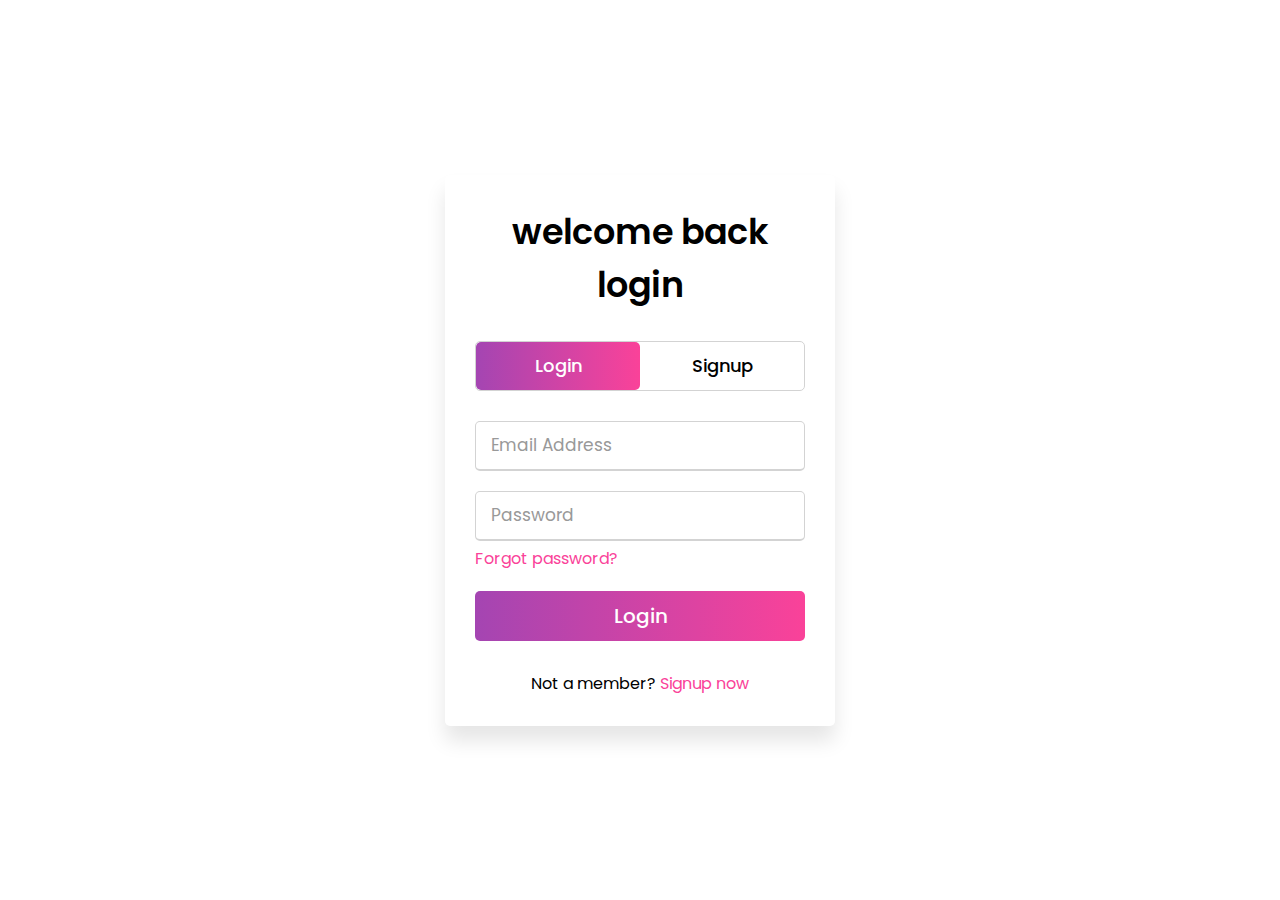
<file: AGROKNOT/login.html>
<!DOCTYPE html>
<html lang="en" dir="ltr">
  <head>
    <meta charset="utf-8">
    <title>Login & Signup Form </title>
    <link href="assests/login.css" rel="stylesheet"> 
    <meta name="viewport" content="width=device-width, initial-scale=1.0">
  </head>
  <body>
    
    <div class="wrapper">
      <div class="title-text">
        <div class="title login"> welcome back login</div>
        <div class="title signup"> Hello Beautiful Signup</div>
      </div>
      <div class="form-container">
        <div class="slide-controls">
          <input type="radio" name="slide" id="login" checked>
          <input type="radio" name="slide" id="signup">
          <label for="login" class="slide login">Login</label>
          <label for="signup" class="slide signup">Signup</label>
          <div class="slider-tab"></div>
        </div>
        <div class="form-inner">
          <form action="#" class="login">
            <div class="field">
              <input type="text" placeholder="Email Address" required>
            </div>
            <div class="field">
              <input type="password" placeholder="Password" required>
            </div>
            <div class="pass-link"><a href="#">Forgot password?</a></div>
            <div class="field btn">
              <div class="btn-layer"></div>
              <input type="submit" value="Login">
            </div>
            <div class="signup-link">Not a member? <a href="">Signup now</a></div>
          </form>
          <form action="#" class="signup">
            <div class="field">
              <input type="text" placeholder="Email Address" required>
            </div>
            <div class="field">
              <input type="password" placeholder="Password" required>
            </div>
            <div class="field">
              <input type="password" placeholder="Confirm password" required>
            </div>
            <div class="field btn">
              <div class="btn-layer"></div>
              <input type="submit" value="Signup">
            </div>
          </form>
        </div>
      </div>
    </div>

    <script>
      const loginText = document.querySelector(".title-text .login");
      const loginForm = document.querySelector("form.login");
      const loginBtn = document.querySelector("label.login");
      const signupBtn = document.querySelector("label.signup");
      const signupLink = document.querySelector("form .signup-link a");
      signupBtn.onclick = (()=>{
        loginForm.style.marginLeft = "-50%";
        loginText.style.marginLeft = "-50%";
      });
      loginBtn.onclick = (()=>{
        loginForm.style.marginLeft = "0%";
        loginText.style.marginLeft = "0%";
      });
      signupLink.onclick = (()=>{
        signupBtn.click();
        return false;
      });
    </script>

  </body>
</html>
</file>
<file: AGROKNOT/assests/login.css>
@import url('https://fonts.googleapis.com/css?family=Poppins:400,500,600,700&display=swap');
*{
  margin: 0;
  padding: 0;
  box-sizing: border-box;
  font-family: 'Poppins', sans-serif;
}
html,body{
  display: grid;
  height: 100%;
  width: 100%;
  place-items: center;
  background-image: ;
}
::selection{
  background: #fa4299;
  color: #fff;
}
.wrapper{
  overflow: hidden;
  max-width: 390px;
  background: #fff;
  padding: 30px;
  border-radius: 5px;
  box-shadow: 0px 15px 20px rgba(0,0,0,0.1);
}
.wrapper .title-text{
  display: flex;
  width: 200%;
}
.wrapper .title{
  width: 50%;
  font-size: 35px;
  font-weight: 600;
  text-align: center;
  transition: all 0.6s cubic-bezier(0.68,-0.55,0.265,1.55);
}
.wrapper .slide-controls{
  position: relative;
  display: flex;
  height: 50px;
  width: 100%;
  overflow: hidden;
  margin: 30px 0 10px 0;
  justify-content: space-between;
  border: 1px solid lightgrey;
  border-radius: 5px;
}
.slide-controls .slide{
  height: 100%;
  width: 100%;
  color: #fff;
  font-size: 18px;
  font-weight: 500;
  text-align: center;
  line-height: 48px;
  cursor: pointer;
  z-index: 1;
  transition: all 0.6s ease;
}
.slide-controls label.signup{
  color: #000;
}
.slide-controls .slider-tab{
  position: absolute;
  height: 100%;
  width: 50%;
  left: 0;
  z-index: 0;
  border-radius: 5px;
  background: -webkit-linear-gradient(left, #a445b2, #fa4299);
  transition: all 0.6s cubic-bezier(0.68,-0.55,0.265,1.55);
}
input[type="radio"]{
  display: none;
}
#signup:checked ~ .slider-tab{
  left: 50%;
}
#signup:checked ~ label.signup{
  color: #fff;
  cursor: default;
  user-select: none;
}
#signup:checked ~ label.login{
  color: #000;
}
#login:checked ~ label.signup{
  color: #000;
}
#login:checked ~ label.login{
  cursor: default;
  user-select: none;
}
.wrapper .form-container{
  width: 100%;
  overflow: hidden;
}
.form-container .form-inner{
  display: flex;
  width: 200%;
}
.form-container .form-inner form{
  width: 50%;
  transition: all 0.6s cubic-bezier(0.68,-0.55,0.265,1.55);
}
.form-inner form .field{
  height: 50px;
  width: 100%;
  margin-top: 20px;
}
.form-inner form .field input{
  height: 100%;
  width: 100%;
  outline: none;
  padding-left: 15px;
  border-radius: 5px;
  border: 1px solid lightgrey;
  border-bottom-width: 2px;
  font-size: 17px;
  transition: all 0.3s ease;
}
.form-inner form .field input:focus{
  border-color: #fc83bb;
  /* box-shadow: inset 0 0 3px #fb6aae; */
}
.form-inner form .field input::placeholder{
  color: #999;
  transition: all 0.3s ease;
}
form .field input:focus::placeholder{
  color: #b3b3b3;
}
.form-inner form .pass-link{
  margin-top: 5px;
}
.form-inner form .signup-link{
  text-align: center;
  margin-top: 30px;
}
.form-inner form .pass-link a,
.form-inner form .signup-link a{
  color: #fa4299;
  text-decoration: none;
}
.form-inner form .pass-link a:hover,
.form-inner form .signup-link a:hover{
  text-decoration: underline;
}
form .btn{
  height: 50px;
  width: 100%;
  border-radius: 5px;
  position: relative;
  overflow: hidden;
}
form .btn .btn-layer{
  height: 100%;
  width: 300%;
  position: absolute;
  left: -100%;
  background: -webkit-linear-gradient(right, #a445b2, #fa4299, #a445b2, #fa4299);
  border-radius: 5px;
  transition: all 0.4s ease;;
}
form .btn:hover .btn-layer{
  left: 0;
}
form .btn input[type="submit"]{
  height: 100%;
  width: 100%;
  z-index: 1;
  position: relative;
  background: none;
  border: none;
  color: #fff;
  padding-left: 0;
  border-radius: 5px;
  font-size: 20px;
  font-weight: 500;
  cursor: pointer;
}
</file>
